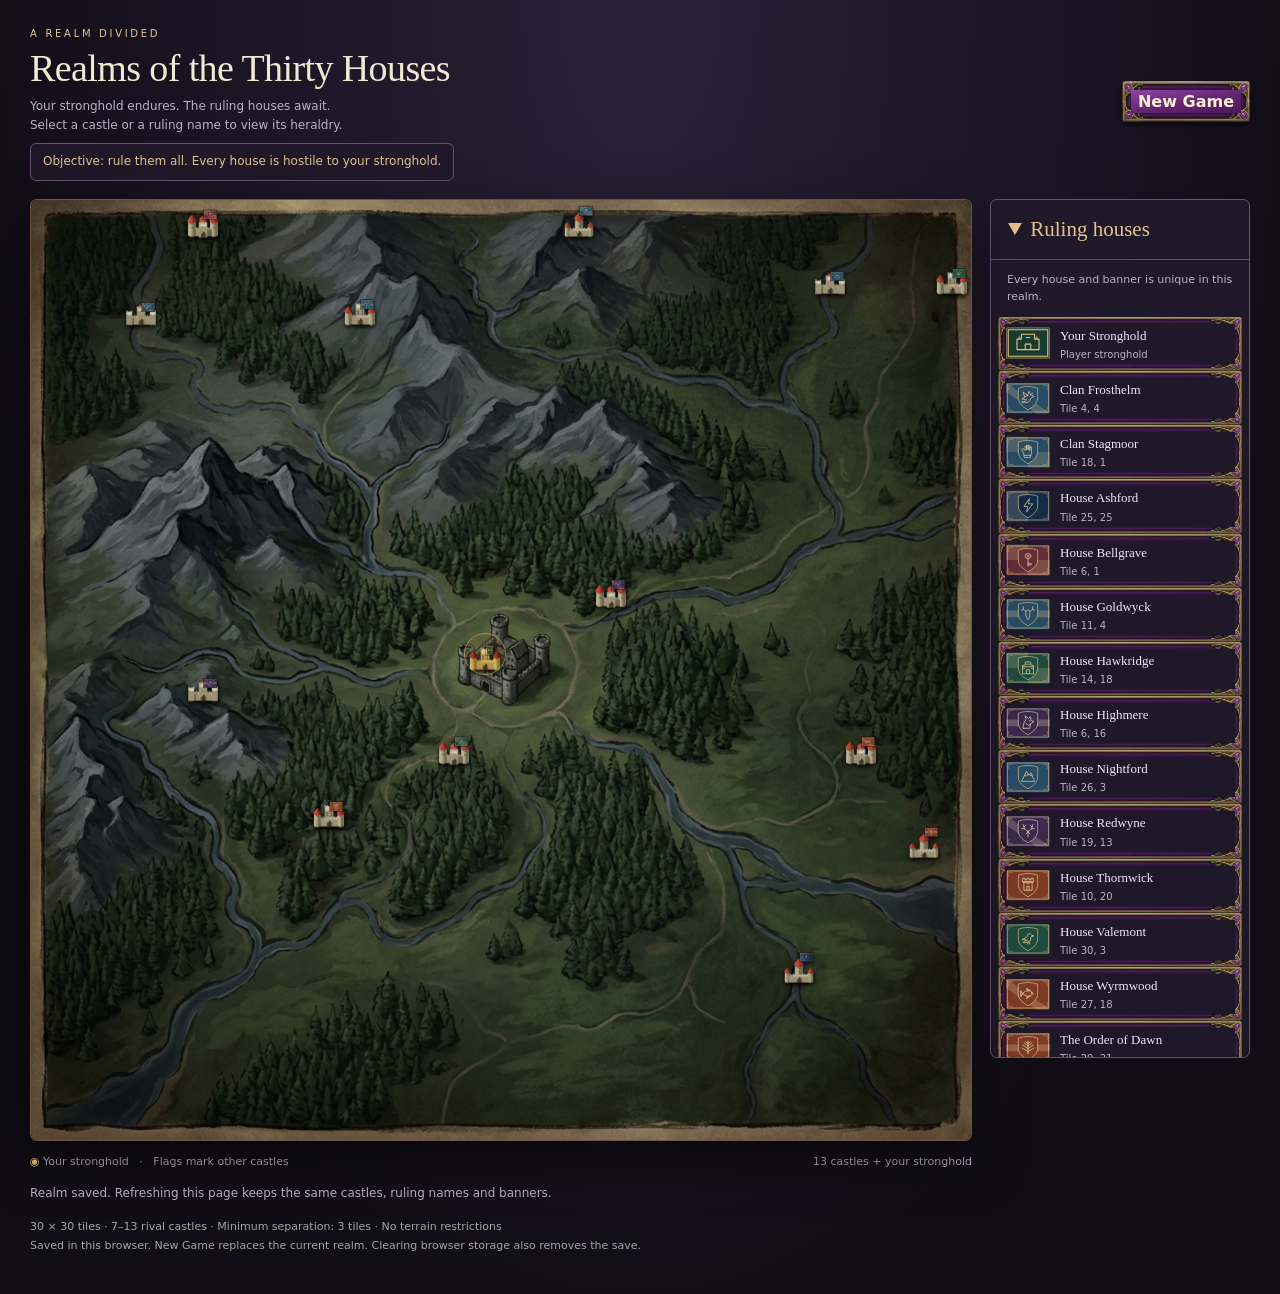
<file: worldmap/index.html>
<!doctype html>
<html lang="en">
<head>
<meta charset="utf-8"><meta name="viewport" content="width=device-width,initial-scale=1">
<title>Realms of the Thirty Houses</title>
<style>
:root{color-scheme:dark;--gold:#dac188;--muted:#b5b2a5;--panel:#1a211f;--line:#ad966a45}*{box-sizing:border-box}body{margin:0;background:radial-gradient(ellipse at top,#24312c,#101615 75%);color:#f2e9d3;font-family:system-ui,-apple-system,sans-serif;padding:22px}button{font:inherit;cursor:pointer}button:focus-visible,summary:focus-visible{outline:3px solid #eed7a4;outline-offset:4px}button:disabled{opacity:.5;cursor:default}.page{max-width:1220px;margin:auto}header{display:flex;align-items:center;justify-content:space-between;gap:18px;margin-bottom:18px}.eyebrow{font-size:10px;letter-spacing:2.7px;text-transform:uppercase;color:var(--gold)}h1{font:clamp(25px,4vw,38px) Georgia,serif;letter-spacing:-.6px;margin:5px 0}header p{font-size:12px;margin:7px 0;color:var(--muted);line-height:1.6}.actions{display:flex;flex-wrap:wrap;gap:9px;align-items:center;justify-content:flex-end}.btn{background:#29382f;border:1px solid #917e53;color:#f2e5c8;padding:10px 15px;border-radius:5px;white-space:nowrap}.btn.primary{background:#cdb079;color:#171e19;font-weight:650}.btn:hover{filter:brightness(1.14)}.layout{display:grid;grid-template-columns:minmax(0,1fr) 260px;gap:18px;align-items:start}.map-column{min-width:0}#map-wrapper{position:relative;width:100%;aspect-ratio:1;border:1px solid #b6a07077;border-radius:7px;overflow:hidden;box-shadow:0 18px 50px #0008;background:#252b25;user-select:none}#map-image{display:block;width:100%;height:100%;object-fit:cover;pointer-events:none}#tile-grid{position:absolute;inset:0;display:grid;grid-template-columns:repeat(30,1fr);grid-template-rows:repeat(30,1fr)}.tile{position:relative;border:1px solid transparent;min-width:0;min-height:0;cursor:crosshair}.tile:hover{background:#ffedba20;border-color:#ffedba66}.tile.selected{border-color:#ffe4a1;background:#ffdb7529;box-shadow:inset 0 0 7px #f6d38588}.castle-button{z-index:2;position:absolute;left:50%;top:50%;transform:translate(-50%,-50%);width:clamp(24px,3.1vw,36px);height:clamp(26px,3.4vw,40px);padding:0;background:none;border:0;border-radius:5px;filter:drop-shadow(0 2px 2px #000e)}.castle-button:hover,.castle-button:focus-visible{z-index:4;filter:drop-shadow(0 0 5px #ffe5aa)}.castle-button svg{display:block;width:100%;height:100%}.castle-button.home{outline:1px solid #edcc7980;background:#d8b85c20;border-radius:50%;width:clamp(25px,3.3vw,40px);height:clamp(25px,3.3vw,40px)}.tile[data-x="0"] .castle-button{left:0;transform:translateY(-50%)}.tile[data-x="29"] .castle-button{left:auto;right:0;transform:translateY(-50%)}.tile[data-y="0"] .castle-button{top:0;transform:translateX(-50%)}.tile[data-y="29"] .castle-button{top:auto;bottom:0;transform:translateX(-50%)}.tile[data-x="0"][data-y="0"] .castle-button,.tile[data-x="0"][data-y="29"] .castle-button,.tile[data-x="29"][data-y="0"] .castle-button,.tile[data-x="29"][data-y="29"] .castle-button{transform:none}.map-footer{display:flex;justify-content:space-between;gap:12px;color:var(--muted);font-size:11px;margin-top:12px;line-height:1.6}.gold{color:#e6c17a}.roster{background:#17211ed9;border:1px solid var(--line);border-radius:7px;overflow:hidden}.roster summary{padding:17px;font:21px Georgia;cursor:pointer;border-bottom:1px solid var(--line);color:#e6d5ae}.roster-intro{font-size:11px;line-height:1.6;padding:0 16px;color:var(--muted)}#roster-list{max-height:690px;overflow:auto;padding:0 7px 8px}.ruler{display:flex;width:100%;align-items:center;gap:10px;padding:10px 8px;background:none;color:#e9e1ce;border:0;border-bottom:1px solid #9e906a22;text-align:left;border-radius:3px}.ruler:hover{background:#d4b26b14}.ruler svg{width:44px;flex:0 0 44px;height:32px}.ruler strong{font:13px Georgia;display:block;line-height:1.4}.ruler small{display:block;font-size:10px;color:#a8b4a9;margin-top:4px}.empty{padding:16px;font-size:12px;color:#bbc4b8;line-height:1.5}#status{font-size:12px;line-height:1.5;color:#c3cdbf;margin:14px 0}#status.warning{color:#ffcf92}.bottom-note{font-size:11px;color:#9ea99c;line-height:1.7;margin:16px 0}.hidden{display:none!important}dialog{width:min(460px,calc(100vw - 28px));max-height:90dvh;overflow:auto;border:1px solid #b6a07088;border-radius:10px;background:linear-gradient(150deg,#28382e,#121b19);color:#eee7d7;padding:26px;box-shadow:0 25px 120px #000c}dialog::backdrop{background:#060d0bcc;backdrop-filter:blur(5px)}.dialog-head{display:flex;align-items:center;justify-content:space-between;gap:12px}.dialog-head .eyebrow{font-size:9px}.close{background:#d0c49a14;border:1px solid #d0c49a44;color:#e9dcba;border-radius:50%;width:34px;height:34px;font-size:24px;line-height:1}.arms-display{margin:18px auto 17px;max-width:255px}.arms-display svg{width:100%;display:block;filter:drop-shadow(0 7px 10px #0008)}h2{font:29px Georgia;line-height:1.2;margin:12px 0 6px;text-wrap:balance}.charge-name{color:#c7b88e;font:14px Georgia;margin:0 0 20px}dl{display:grid;grid-template-columns:1fr 1fr;border-top:1px solid var(--line);margin:20px 0 0;padding:16px 0 0;gap:10px;font-size:12px}dt{color:#b0bbaa}dd{margin:0;text-align:right;color:#eadbb4}.future{border-top:1px solid var(--line);padding-top:17px;margin:20px 0 0;color:#abb6aa;font-size:12px;line-height:1.7}.dialog-actions{display:flex;gap:10px;justify-content:flex-end;margin-top:24px}.confirm-copy{color:#c5cdbf;font-size:14px;line-height:1.7}#image-warning{position:absolute;inset:0;padding:25%;color:#ffd29b;background:#171e1a;text-align:center;font-size:14px;line-height:1.6;pointer-events:none}noscript{display:block;padding:15px;color:#ffcb93}
@media(min-width:1150px){#roster-list{max-height:740px}}@media(max-width:800px){body{padding:12px}.layout{grid-template-columns:1fr}.roster{margin-top:3px}#roster-list{max-height:340px;display:grid;grid-template-columns:1fr 1fr}header{align-items:flex-start}header p{max-width:310px}.actions{max-width:165px}.btn{font-size:12px;padding:9px 11px}.map-footer{font-size:10px}}@media(max-width:420px){header{display:block}.actions{max-width:none;justify-content:flex-start;margin-top:13px}h1{font-size:28px}#roster-list{grid-template-columns:1fr 1fr}.ruler{gap:6px}.ruler svg{width:30px;flex-basis:30px}.ruler strong{font-size:12px}dialog{padding:20px}}
html.embed body{padding:10px}html.embed header p,html.embed .bottom-note{display:none}html.embed header .objective{display:block}html.embed header{margin-bottom:8px}html.embed h1{font-size:22px;margin:2px 0}html.embed .layout{grid-template-columns:minmax(0,1fr) 220px}html.embed #roster-list{max-height:58vh}@media(max-width:800px){html.embed .layout{grid-template-columns:1fr}}
html.embed #new-game,html.embed #new-game-dialog{display:none!important}.relation{display:inline-block;margin:0 0 14px;padding:3px 10px;border:1px solid #c0584f;border-radius:12px;color:#ffb3a8;font-size:11px;letter-spacing:1px;text-transform:uppercase}.foe-actions{display:grid;gap:8px;margin-top:18px}.foe-actions .btn{width:100%}.foe-note{font-size:11px;color:#a9b3a8;margin:6px 0 0;line-height:1.5}.objective{border:1px solid var(--line);border-radius:6px;padding:8px 12px;margin:8px 0 0;font-size:12px;color:#e6d5ae;background:#17211e99}

/* Match the game's plum and gold theme */
:root{--gold:#e2c28d;--muted:#bdb0c7;--panel:#201a2b;--line:#65536e}
body{background:radial-gradient(ellipse at top,#2c2038,#100d16 75%)!important}
.btn{background:linear-gradient(165deg,#55305f,#2c193b 55%,#1a1027)!important;border:1px solid #b38b55!important;color:#f8e7d1!important;border-radius:7px!important;box-shadow:inset 0 1px #f3c9ff35,0 3px 5px #0008}
.btn.primary{background:linear-gradient(170deg,#c984e5,#8a409d 20%,#61236f 55%,#3e164e)!important;color:#fff0d2!important;border-color:#e0ba77!important;font-weight:650}
.btn:hover:not(:disabled){filter:brightness(1.15)}
#map-wrapper{border-color:#b38b5588!important;background:#1a1424!important}
.roster{background:#201a2bd9!important;border-color:#65536e!important}.roster summary{color:#e2c28d!important;border-bottom-color:#65536e!important}
.ruler{color:#f1e6f6!important}.ruler:hover{background:#b28cda1c!important}.ruler small,.roster-intro,.map-footer,#status{color:#bdb0c7!important}
dialog{background:linear-gradient(150deg,#33243f,#14101c)!important;border-color:#b38b5599!important;color:#f1e6f6!important}
dialog::backdrop{background:#0a0710cc!important}
.close{background:#b28cda18!important;border-color:#b28cda55!important;color:#e2c28d!important}
.charge-name,dd{color:#e2c28d!important}dt{color:#bdb0c7!important}
.objective{background:#201a2bcc!important;border-color:#65536e!important;color:#e2c28d!important}
.tile:hover{background:#e2c28d22!important;border-color:#e2c28d77!important}

#back-home{display:none}
html.embed{height:100%}html.embed body{padding:8px 12px;min-height:100%}html.embed .page{max-width:none}
html.embed #back-home{display:inline-block}
html.embed header .eyebrow,html.embed header h1,html.embed header p:not(.objective),html.embed .roster,html.embed .map-footer,html.embed #status,html.embed .bottom-note{display:none!important}
html.embed header{margin:0 0 8px;align-items:center;gap:12px}html.embed header>div:first-child{display:flex;align-items:center;gap:14px;flex-wrap:wrap}
html.embed header .objective{margin:0}
html.embed .layout{display:block}
html.embed #map-wrapper{width:min(100%,calc(100dvh - 78px));margin:0 auto}
html.embed .castle-button{width:clamp(40px,6vw,76px);height:clamp(48px,7.2vw,91px);left:50%;top:auto;bottom:-4px;transform:translateX(-50%)}
html.embed .castle-button.home{outline:none;background:none;border-radius:5px;width:clamp(44px,6.6vw,84px);height:clamp(53px,7.9vw,101px)}
html.embed .tile[data-x="0"] .castle-button{left:0;transform:none}
html.embed .tile[data-x="29"] .castle-button{left:auto;right:0;transform:none}
html.embed .tile[data-y="0"] .castle-button,html.embed .tile[data-y="1"] .castle-button{top:0;bottom:auto}

.zbtn{display:none}html.embed .zbtn{display:inline-block}
html.embed #map-wrapper{touch-action:none;cursor:grab}html.embed #map-wrapper.panning{cursor:grabbing}
#map-stage{position:absolute;inset:0;transform-origin:0 0;will-change:transform}

.wm-flag{transform-box:fill-box;transform-origin:0 0;animation:wmWave 3.6s ease-in-out infinite}
@keyframes wmWave{0%,100%{transform:skewY(-2.5deg) scaleX(1)}50%{transform:skewY(3deg) scaleX(.94)}}
@media(prefers-reduced-motion:reduce){.wm-flag{animation:none}}html.nomotion .wm-flag{animation:none}

.dungeon-marker{--tier:#9bd6aa;display:grid;justify-items:center;align-content:center;gap:1px;color:var(--tier);padding:0;min-width:34px!important}
.dungeon-marker[data-tier="medium"]{--tier:#ffd278}
.dungeon-marker[data-tier="high"]{--tier:#ffa3a3}
.dungeon-marker svg{width:26px!important;height:27px!important;filter:drop-shadow(0 1px 2px #000)}
.dungeon-marker span{border:1px solid currentColor;border-radius:4px;background:#141211;line-height:1.2;font-weight:750;font-size:9px;padding:0 3px}
.dungeon-marker.sealed svg{filter:grayscale(.8)}
.dungeon-emblem{width:42px;height:42px;color:#e2bc7f}
</style>
<link rel="stylesheet" href="../button-frames.css?v=phase3"></head>
<body><script>if(/[?&]embed=1/.test(location.search))document.documentElement.classList.add("embed");try{if(JSON.parse(localStorage.getItem("stronghold-architect-settings")||"{}").reduceMotion)document.documentElement.classList.add("nomotion")}catch(e){}</script><main class="page">
<header><div><button id="back-home" class="btn primary" type="button">← Back to stronghold</button><span class="eyebrow">A realm divided</span><h1>Realms of the Thirty Houses</h1><p>Your stronghold endures. The ruling houses await.<br>Select a castle or a ruling name to view its heraldry.</p><p class="objective">Objective: rule them all. Every house is hostile to your stronghold.</p></div><div class="actions"><button id="zoom-out" class="btn zbtn" type="button" aria-label="Zoom out">−</button><button id="zoom-in" class="btn zbtn" type="button" aria-label="Zoom in">+</button><button id="zoom-reset" class="btn zbtn" type="button">Reset view</button><button id="new-game" class="btn primary">New Game</button></div></header>
<div class="layout"><section class="map-column" aria-label="World map"><div id="map-wrapper"><img id="map-image" src="world-map.png" alt="Medieval fantasy world with mountains, forests, rivers and a central stronghold"><div id="image-warning" class="hidden">The map image could not load. Keep world-map.png in the same folder as this HTML file.</div><div id="tile-grid" role="group" aria-label="30 by 30 interactive world map"></div></div><div class="map-footer"><span><span class="gold">◉</span> Your stronghold &nbsp; · &nbsp; Flags mark other castles</span><span id="count-label">Preparing realm…</span></div></section>
<details class="roster" open><summary>Ruling houses</summary><p class="roster-intro">Every house and banner is unique in this realm.</p><div id="roster-list"></div></details></div>
<p id="status" role="status" aria-live="polite"></p><p class="bottom-note">30 × 30 tiles · 7–13 rival castles · Minimum separation: 3 tiles · No terrain restrictions<br>Saved in this browser. New Game replaces the current realm. Clearing browser storage also removes the save.</p><noscript>Enable JavaScript to generate castles, save your realm and open castle details.</noscript>
</main>
<dialog id="castle-dialog" aria-labelledby="castle-name"><div class="dialog-head"><span class="eyebrow" id="castle-kind">Ruling house</span><button class="close" id="close-details" aria-label="Close castle details">×</button></div><div id="castle-arms" class="arms-display"></div><h2 id="castle-name"></h2><p id="charge-name" class="charge-name"></p><dl><dt>Tile location</dt><dd id="castle-location"></dd><dt>Castle type</dt><dd id="castle-type"></dd></dl><div id="castle-extra"></div></dialog>
<dialog id="new-game-dialog" aria-labelledby="new-game-title"><div class="eyebrow">A new realm</div><h2 id="new-game-title">Begin a new game?</h2><p class="confirm-copy">This replaces your saved castle layout, ruling names and coats of arms. Your central stronghold stays in place.</p><div class="dialog-actions"><button id="cancel-new" class="btn" autofocus>Keep current realm</button><button id="confirm-new" class="btn primary">Start New Game</button></div></dialog>
<script src="../three.min.js?v=20261117c"></script><script src="../banner.js?v=20261117c"></script><script src="../banner3d.js?v=20261117c"></script><script src="../castle3d.js?v=20261117c"></script>
<script>
const RULING_NAMES = ["House Ashford", "House Blackthorn", "House Ravenshield", "House Ironwood", "House Valemont", "House Greywatch", "House Thornwick", "House Stormholt", "House Fairbourne", "House Embercrest", "House Wintermere", "House Goldwyck", "House Dunraven", "House Highmere", "House Redwyne", "House Stonehart", "House Wyrmwood", "House Silverbrook", "House Oakenshield", "House Nightford", "Clan Frosthelm", "Clan Wolfhearth", "Clan Stagmoor", "Clan Brackenfell", "House Kingsward", "House Bellgrave", "House Whitestone", "House Hawkridge", "The Iron Covenant", "The Order of Dawn"];
const ARMS_POOL = [{"id": "arms-01", "name": "Ash Tree", "field": "#652d38", "tincture": "#f3dc91", "file": "flags/arms-01.svg", "svg": "<svg xmlns=\"http://www.w3.org/2000/svg\" viewBox=\"0 0 160 112\" role=\"img\" aria-label=\"Ash Tree coat of arms flag\"><rect x=\"1\" y=\"1\" width=\"158\" height=\"110\" rx=\"3\" fill=\"#652d38\"/><path d=\"M5 5H155V107H5Z\" fill=\"none\" stroke=\"#f3dc91\" stroke-width=\"2\"/><path d=\"M45 20Q80 8 115 20V60Q112 82 80 99Q48 82 45 60Z\" fill=\"#652d38\" stroke=\"#f3dc91\" stroke-width=\"2\"/><g transform=\"translate(80 54) scale(.83)\" fill=\"none\" stroke=\"#f3dc91\" stroke-width=\"3\" stroke-linecap=\"round\" stroke-linejoin=\"round\"><path d=\"M0 21V-22M0-9L-15-21M0-2L17-18M0 8L-19-3M0 11L18 0M-10 23H10\"/></g><path d=\"M10 11H26M10 11V27M150 11H134M150 11V27M10 101H26M10 101V85M150 101H134M150 101V85\" fill=\"none\" stroke=\"#f3dc91\" stroke-width=\"1\"/></svg>"}, {"id": "arms-02", "name": "Thorn Rose", "field": "#142a45", "tincture": "#e9d9b0", "file": "flags/arms-02.svg", "svg": "<svg xmlns=\"http://www.w3.org/2000/svg\" viewBox=\"0 0 160 112\" role=\"img\" aria-label=\"Thorn Rose coat of arms flag\"><rect x=\"1\" y=\"1\" width=\"158\" height=\"110\" rx=\"3\" fill=\"#142a45\"/><path d=\"M5 5H155V107H5Z\" fill=\"none\" stroke=\"#e9d9b0\" stroke-width=\"2\"/><path d=\"M45 20Q80 8 115 20V60Q112 82 80 99Q48 82 45 60Z\" fill=\"#142a45\" stroke=\"#e9d9b0\" stroke-width=\"2\"/><g transform=\"translate(80 54) scale(.83)\" fill=\"none\" stroke=\"#e9d9b0\" stroke-width=\"3\" stroke-linecap=\"round\" stroke-linejoin=\"round\"><path d=\"M0-23L8-10 22-12 15 1 21 15 6 15 0 27-7 15-22 15-15 1-22-12-8-10Z\"/><circle r=\"7\"/></g><path d=\"M10 11H26M10 11V27M150 11H134M150 11V27M10 101H26M10 101V85M150 101H134M150 101V85\" fill=\"none\" stroke=\"#e9d9b0\" stroke-width=\"1\"/></svg>"}, {"id": "arms-03", "name": "Raven", "field": "#214a3e", "tincture": "#ecd99a", "file": "flags/arms-03.svg", "svg": "<svg xmlns=\"http://www.w3.org/2000/svg\" viewBox=\"0 0 160 112\" role=\"img\" aria-label=\"Raven coat of arms flag\"><rect x=\"1\" y=\"1\" width=\"158\" height=\"110\" rx=\"3\" fill=\"#214a3e\"/><path d=\"M5 5H155V107H5Z\" fill=\"none\" stroke=\"#ecd99a\" stroke-width=\"2\"/><path d=\"M45 20Q80 8 115 20V60Q112 82 80 99Q48 82 45 60Z\" fill=\"#214a3e\" stroke=\"#ecd99a\" stroke-width=\"2\"/><g transform=\"translate(80 54) scale(.83)\" fill=\"none\" stroke=\"#ecd99a\" stroke-width=\"3\" stroke-linecap=\"round\" stroke-linejoin=\"round\"><path d=\"M-24 4L-6-5-1-18 9-22 17-14 26-11 13-7 11 9-4 18-22 18-10 7Z\"/><path d=\"M-1 7L-10 11M7 17V25M1 17L-2 25\"/></g><path d=\"M10 11H26M10 11V27M150 11H134M150 11V27M10 101H26M10 101V85M150 101H134M150 101V85\" fill=\"none\" stroke=\"#ecd99a\" stroke-width=\"1\"/></svg>"}, {"id": "arms-04", "name": "Crossed Swords", "field": "#3a2a4b", "tincture": "#f3e0ba", "file": "flags/arms-04.svg", "svg": "<svg xmlns=\"http://www.w3.org/2000/svg\" viewBox=\"0 0 160 112\" role=\"img\" aria-label=\"Crossed Swords coat of arms flag\"><rect x=\"1\" y=\"1\" width=\"158\" height=\"110\" rx=\"3\" fill=\"#3a2a4b\"/><path d=\"M5 5H155V107H5Z\" fill=\"none\" stroke=\"#f3e0ba\" stroke-width=\"2\"/><path d=\"M45 20Q80 8 115 20V60Q112 82 80 99Q48 82 45 60Z\" fill=\"#3a2a4b\" stroke=\"#f3e0ba\" stroke-width=\"2\"/><g transform=\"translate(80 54) scale(.83)\" fill=\"none\" stroke=\"#f3e0ba\" stroke-width=\"3\" stroke-linecap=\"round\" stroke-linejoin=\"round\"><path d=\"M-20-25L18 16M-22-14L-12-24M10 21L23 9M18 16L25 24M20-25L-18 16M22-14L12-24M-10 21L-23 9M-18 16L-25 24\"/></g><path d=\"M10 11H26M10 11V27M150 11H134M150 11V27M10 101H26M10 101V85M150 101H134M150 101V85\" fill=\"none\" stroke=\"#f3e0ba\" stroke-width=\"1\"/></svg>"}, {"id": "arms-05", "name": "Mountain", "field": "#294c65", "tincture": "#f1d492", "file": "flags/arms-05.svg", "svg": "<svg xmlns=\"http://www.w3.org/2000/svg\" viewBox=\"0 0 160 112\" role=\"img\" aria-label=\"Mountain coat of arms flag\"><rect x=\"1\" y=\"1\" width=\"158\" height=\"110\" rx=\"3\" fill=\"#294c65\"/><path d=\"M5 5H155V107H5Z\" fill=\"none\" stroke=\"#f1d492\" stroke-width=\"2\"/><path d=\"M45 20Q80 8 115 20V60Q112 82 80 99Q48 82 45 60Z\" fill=\"#294c65\" stroke=\"#f1d492\" stroke-width=\"2\"/><g transform=\"translate(80 54) scale(.83)\" fill=\"none\" stroke=\"#f1d492\" stroke-width=\"3\" stroke-linecap=\"round\" stroke-linejoin=\"round\"><path d=\"M-27 20L-6-23 4-5 13-16 28 20ZM-14-7L-6-2 0-10M8-6L14-3 18-8\"/></g><path d=\"M10 11H26M10 11V27M150 11H134M150 11V27M10 101H26M10 101V85M150 101H134M150 101V85\" fill=\"none\" stroke=\"#f1d492\" stroke-width=\"1\"/></svg>"}, {"id": "arms-06", "name": "Watchtower", "field": "#7c3b25", "tincture": "#f3e0b6", "file": "flags/arms-06.svg", "svg": "<svg xmlns=\"http://www.w3.org/2000/svg\" viewBox=\"0 0 160 112\" role=\"img\" aria-label=\"Watchtower coat of arms flag\"><rect x=\"1\" y=\"1\" width=\"158\" height=\"110\" rx=\"3\" fill=\"#7c3b25\"/><path d=\"M5 5H155V107H5Z\" fill=\"none\" stroke=\"#f3e0b6\" stroke-width=\"2\"/><path d=\"M45 20Q80 8 115 20V60Q112 82 80 99Q48 82 45 60Z\" fill=\"#7c3b25\" stroke=\"#f3e0b6\" stroke-width=\"2\"/><g transform=\"translate(80 54) scale(.83)\" fill=\"none\" stroke=\"#f3e0b6\" stroke-width=\"3\" stroke-linecap=\"round\" stroke-linejoin=\"round\"><path d=\"M-18 24V-12H18V24ZM-23-12V-27H-13V-20H-5V-27H5V-20H13V-27H23V-12ZM-5 24V8H5V24M-5-5H5\"/></g><path d=\"M10 11H26M10 11V27M150 11H134M150 11V27M10 101H26M10 101V85M150 101H134M150 101V85\" fill=\"none\" stroke=\"#f3e0b6\" stroke-width=\"1\"/></svg>"}, {"id": "arms-07", "name": "Thorn Crown", "field": "#652d38", "tincture": "#f3dc91", "file": "flags/arms-07.svg", "svg": "<svg xmlns=\"http://www.w3.org/2000/svg\" viewBox=\"0 0 160 112\" role=\"img\" aria-label=\"Thorn Crown coat of arms flag\"><rect x=\"1\" y=\"1\" width=\"158\" height=\"110\" rx=\"3\" fill=\"#652d38\"/><path d=\"M0 0H80V112H0Z\" fill=\"#f3dc91\" opacity=\".18\"/><path d=\"M5 5H155V107H5Z\" fill=\"none\" stroke=\"#f3dc91\" stroke-width=\"2\"/><path d=\"M45 20Q80 8 115 20V60Q112 82 80 99Q48 82 45 60Z\" fill=\"#652d38\" stroke=\"#f3dc91\" stroke-width=\"2\"/><g transform=\"translate(80 54) scale(.83)\" fill=\"none\" stroke=\"#f3dc91\" stroke-width=\"3\" stroke-linecap=\"round\" stroke-linejoin=\"round\"><path d=\"M-25-10L-17 15H17L25-10 10 0 0-21-10 0ZM-17 23H17\"/></g><path d=\"M10 11H26M10 11V27M150 11H134M150 11V27M10 101H26M10 101V85M150 101H134M150 101V85\" fill=\"none\" stroke=\"#f3dc91\" stroke-width=\"1\"/></svg>"}, {"id": "arms-08", "name": "Storm Bolt", "field": "#142a45", "tincture": "#e9d9b0", "file": "flags/arms-08.svg", "svg": "<svg xmlns=\"http://www.w3.org/2000/svg\" viewBox=\"0 0 160 112\" role=\"img\" aria-label=\"Storm Bolt coat of arms flag\"><rect x=\"1\" y=\"1\" width=\"158\" height=\"110\" rx=\"3\" fill=\"#142a45\"/><path d=\"M0 0H80V112H0Z\" fill=\"#e9d9b0\" opacity=\".18\"/><path d=\"M5 5H155V107H5Z\" fill=\"none\" stroke=\"#e9d9b0\" stroke-width=\"2\"/><path d=\"M45 20Q80 8 115 20V60Q112 82 80 99Q48 82 45 60Z\" fill=\"#142a45\" stroke=\"#e9d9b0\" stroke-width=\"2\"/><g transform=\"translate(80 54) scale(.83)\" fill=\"none\" stroke=\"#e9d9b0\" stroke-width=\"3\" stroke-linecap=\"round\" stroke-linejoin=\"round\"><path d=\"M5-28L-18 4H-1L-6 29 21-7H4Z\"/></g><path d=\"M10 11H26M10 11V27M150 11H134M150 11V27M10 101H26M10 101V85M150 101H134M150 101V85\" fill=\"none\" stroke=\"#e9d9b0\" stroke-width=\"1\"/></svg>"}, {"id": "arms-09", "name": "River Waves", "field": "#214a3e", "tincture": "#ecd99a", "file": "flags/arms-09.svg", "svg": "<svg xmlns=\"http://www.w3.org/2000/svg\" viewBox=\"0 0 160 112\" role=\"img\" aria-label=\"River Waves coat of arms flag\"><rect x=\"1\" y=\"1\" width=\"158\" height=\"110\" rx=\"3\" fill=\"#214a3e\"/><path d=\"M0 0H80V112H0Z\" fill=\"#ecd99a\" opacity=\".18\"/><path d=\"M5 5H155V107H5Z\" fill=\"none\" stroke=\"#ecd99a\" stroke-width=\"2\"/><path d=\"M45 20Q80 8 115 20V60Q112 82 80 99Q48 82 45 60Z\" fill=\"#214a3e\" stroke=\"#ecd99a\" stroke-width=\"2\"/><g transform=\"translate(80 54) scale(.83)\" fill=\"none\" stroke=\"#ecd99a\" stroke-width=\"3\" stroke-linecap=\"round\" stroke-linejoin=\"round\"><path d=\"M-27-15Q-18-25-9-15T9-15T27-15M-27 1Q-18-9-9 1T9 1T27 1M-27 17Q-18 7-9 17T9 17T27 17\"/></g><path d=\"M10 11H26M10 11V27M150 11H134M150 11V27M10 101H26M10 101V85M150 101H134M150 101V85\" fill=\"none\" stroke=\"#ecd99a\" stroke-width=\"1\"/></svg>"}, {"id": "arms-10", "name": "Sacred Flame", "field": "#3a2a4b", "tincture": "#f3e0ba", "file": "flags/arms-10.svg", "svg": "<svg xmlns=\"http://www.w3.org/2000/svg\" viewBox=\"0 0 160 112\" role=\"img\" aria-label=\"Sacred Flame coat of arms flag\"><rect x=\"1\" y=\"1\" width=\"158\" height=\"110\" rx=\"3\" fill=\"#3a2a4b\"/><path d=\"M0 0H80V112H0Z\" fill=\"#f3e0ba\" opacity=\".18\"/><path d=\"M5 5H155V107H5Z\" fill=\"none\" stroke=\"#f3e0ba\" stroke-width=\"2\"/><path d=\"M45 20Q80 8 115 20V60Q112 82 80 99Q48 82 45 60Z\" fill=\"#3a2a4b\" stroke=\"#f3e0ba\" stroke-width=\"2\"/><g transform=\"translate(80 54) scale(.83)\" fill=\"none\" stroke=\"#f3e0ba\" stroke-width=\"3\" stroke-linecap=\"round\" stroke-linejoin=\"round\"><path d=\"M-17 17Q-31-2-10-17Q-13-2-3-8Q-5-25 10-30Q3-10 17-10Q37 14 14 25H-12ZM-6 24Q-17 13 2 0Q-2 15 10 18L6 26\"/></g><path d=\"M10 11H26M10 11V27M150 11H134M150 11V27M10 101H26M10 101V85M150 101H134M150 101V85\" fill=\"none\" stroke=\"#f3e0ba\" stroke-width=\"1\"/></svg>"}, {"id": "arms-11", "name": "Winter Snowflake", "field": "#294c65", "tincture": "#f1d492", "file": "flags/arms-11.svg", "svg": "<svg xmlns=\"http://www.w3.org/2000/svg\" viewBox=\"0 0 160 112\" role=\"img\" aria-label=\"Winter Snowflake coat of arms flag\"><rect x=\"1\" y=\"1\" width=\"158\" height=\"110\" rx=\"3\" fill=\"#294c65\"/><path d=\"M0 0H80V112H0Z\" fill=\"#f1d492\" opacity=\".18\"/><path d=\"M5 5H155V107H5Z\" fill=\"none\" stroke=\"#f1d492\" stroke-width=\"2\"/><path d=\"M45 20Q80 8 115 20V60Q112 82 80 99Q48 82 45 60Z\" fill=\"#294c65\" stroke=\"#f1d492\" stroke-width=\"2\"/><g transform=\"translate(80 54) scale(.83)\" fill=\"none\" stroke=\"#f1d492\" stroke-width=\"3\" stroke-linecap=\"round\" stroke-linejoin=\"round\"><path d=\"M0-27V27M-23-14L23 14M-23 14L23-14M-7-21L0-14 7-21M-7 21L0 14 7 21M-23-5L-13-7-16-17M23 5L13 7 16 17M-23 5L-13 7-16 17M23-5L13-7 16-17\"/></g><path d=\"M10 11H26M10 11V27M150 11H134M150 11V27M10 101H26M10 101V85M150 101H134M150 101V85\" fill=\"none\" stroke=\"#f1d492\" stroke-width=\"1\"/></svg>"}, {"id": "arms-12", "name": "Royal Lion", "field": "#7c3b25", "tincture": "#f3e0b6", "file": "flags/arms-12.svg", "svg": "<svg xmlns=\"http://www.w3.org/2000/svg\" viewBox=\"0 0 160 112\" role=\"img\" aria-label=\"Royal Lion coat of arms flag\"><rect x=\"1\" y=\"1\" width=\"158\" height=\"110\" rx=\"3\" fill=\"#7c3b25\"/><path d=\"M0 0H80V112H0Z\" fill=\"#f3e0b6\" opacity=\".18\"/><path d=\"M5 5H155V107H5Z\" fill=\"none\" stroke=\"#f3e0b6\" stroke-width=\"2\"/><path d=\"M45 20Q80 8 115 20V60Q112 82 80 99Q48 82 45 60Z\" fill=\"#7c3b25\" stroke=\"#f3e0b6\" stroke-width=\"2\"/><g transform=\"translate(80 54) scale(.83)\" fill=\"none\" stroke=\"#f3e0b6\" stroke-width=\"3\" stroke-linecap=\"round\" stroke-linejoin=\"round\"><path d=\"M-22 22L-12 8-15-5-3-15 6-26 20-20 23-8 12-1 9 12 20 22H9L0 10-7 15-7 25H-22M-15-5Q-34-18-26-28M11-15H14\"/></g><path d=\"M10 11H26M10 11V27M150 11H134M150 11V27M10 101H26M10 101V85M150 101H134M150 101V85\" fill=\"none\" stroke=\"#f3e0b6\" stroke-width=\"1\"/></svg>"}, {"id": "arms-13", "name": "Crescent Moon", "field": "#652d38", "tincture": "#f3dc91", "file": "flags/arms-13.svg", "svg": "<svg xmlns=\"http://www.w3.org/2000/svg\" viewBox=\"0 0 160 112\" role=\"img\" aria-label=\"Crescent Moon coat of arms flag\"><rect x=\"1\" y=\"1\" width=\"158\" height=\"110\" rx=\"3\" fill=\"#652d38\"/><path d=\"M0 0L160 112H112L0 34Z\" fill=\"#f3dc91\" opacity=\".22\"/><path d=\"M5 5H155V107H5Z\" fill=\"none\" stroke=\"#f3dc91\" stroke-width=\"2\"/><path d=\"M45 20Q80 8 115 20V60Q112 82 80 99Q48 82 45 60Z\" fill=\"#652d38\" stroke=\"#f3dc91\" stroke-width=\"2\"/><g transform=\"translate(80 54) scale(.83)\" fill=\"none\" stroke=\"#f3dc91\" stroke-width=\"3\" stroke-linecap=\"round\" stroke-linejoin=\"round\"><path d=\"M12-27A29 29 0 1 0 17 26Q-18 13 12-27Z\"/></g><path d=\"M10 11H26M10 11V27M150 11H134M150 11V27M10 101H26M10 101V85M150 101H134M150 101V85\" fill=\"none\" stroke=\"#f3dc91\" stroke-width=\"1\"/></svg>"}, {"id": "arms-14", "name": "Heron", "field": "#142a45", "tincture": "#e9d9b0", "file": "flags/arms-14.svg", "svg": "<svg xmlns=\"http://www.w3.org/2000/svg\" viewBox=\"0 0 160 112\" role=\"img\" aria-label=\"Heron coat of arms flag\"><rect x=\"1\" y=\"1\" width=\"158\" height=\"110\" rx=\"3\" fill=\"#142a45\"/><path d=\"M0 0L160 112H112L0 34Z\" fill=\"#e9d9b0\" opacity=\".22\"/><path d=\"M5 5H155V107H5Z\" fill=\"none\" stroke=\"#e9d9b0\" stroke-width=\"2\"/><path d=\"M45 20Q80 8 115 20V60Q112 82 80 99Q48 82 45 60Z\" fill=\"#142a45\" stroke=\"#e9d9b0\" stroke-width=\"2\"/><g transform=\"translate(80 54) scale(.83)\" fill=\"none\" stroke=\"#e9d9b0\" stroke-width=\"3\" stroke-linecap=\"round\" stroke-linejoin=\"round\"><path d=\"M-23 10Q-1 16 8-7Q14-15 7-22L21-21 10-15 17 1 10 13-2 18-23 10ZM-3 18V29M5 17L10 29M-19 10L0 3\"/></g><path d=\"M10 11H26M10 11V27M150 11H134M150 11V27M10 101H26M10 101V85M150 101H134M150 101V85\" fill=\"none\" stroke=\"#e9d9b0\" stroke-width=\"1\"/></svg>"}, {"id": "arms-15", "name": "Wine Chalice", "field": "#214a3e", "tincture": "#ecd99a", "file": "flags/arms-15.svg", "svg": "<svg xmlns=\"http://www.w3.org/2000/svg\" viewBox=\"0 0 160 112\" role=\"img\" aria-label=\"Wine Chalice coat of arms flag\"><rect x=\"1\" y=\"1\" width=\"158\" height=\"110\" rx=\"3\" fill=\"#214a3e\"/><path d=\"M0 0L160 112H112L0 34Z\" fill=\"#ecd99a\" opacity=\".22\"/><path d=\"M5 5H155V107H5Z\" fill=\"none\" stroke=\"#ecd99a\" stroke-width=\"2\"/><path d=\"M45 20Q80 8 115 20V60Q112 82 80 99Q48 82 45 60Z\" fill=\"#214a3e\" stroke=\"#ecd99a\" stroke-width=\"2\"/><g transform=\"translate(80 54) scale(.83)\" fill=\"none\" stroke=\"#ecd99a\" stroke-width=\"3\" stroke-linecap=\"round\" stroke-linejoin=\"round\"><path d=\"M-18-25H18L14-3Q0 15-14-3ZM0 8V25M-15 27H15M-15-13H15\"/></g><path d=\"M10 11H26M10 11V27M150 11H134M150 11V27M10 101H26M10 101V85M150 101H134M150 101V85\" fill=\"none\" stroke=\"#ecd99a\" stroke-width=\"1\"/></svg>"}, {"id": "arms-16", "name": "Stag Antlers", "field": "#3a2a4b", "tincture": "#f3e0ba", "file": "flags/arms-16.svg", "svg": "<svg xmlns=\"http://www.w3.org/2000/svg\" viewBox=\"0 0 160 112\" role=\"img\" aria-label=\"Stag Antlers coat of arms flag\"><rect x=\"1\" y=\"1\" width=\"158\" height=\"110\" rx=\"3\" fill=\"#3a2a4b\"/><path d=\"M0 0L160 112H112L0 34Z\" fill=\"#f3e0ba\" opacity=\".22\"/><path d=\"M5 5H155V107H5Z\" fill=\"none\" stroke=\"#f3e0ba\" stroke-width=\"2\"/><path d=\"M45 20Q80 8 115 20V60Q112 82 80 99Q48 82 45 60Z\" fill=\"#3a2a4b\" stroke=\"#f3e0ba\" stroke-width=\"2\"/><g transform=\"translate(80 54) scale(.83)\" fill=\"none\" stroke=\"#f3e0ba\" stroke-width=\"3\" stroke-linecap=\"round\" stroke-linejoin=\"round\"><path d=\"M0 28V2M0 5L-15-7-21-26M-15-7L-28-9M-18-16L-9-23M0 5L15-7 21-26M15-7L28-9M18-16L9-23M-8 15L0 5 8 15\"/></g><path d=\"M10 11H26M10 11V27M150 11H134M150 11V27M10 101H26M10 101V85M150 101H134M150 101V85\" fill=\"none\" stroke=\"#f3e0ba\" stroke-width=\"1\"/></svg>"}, {"id": "arms-17", "name": "Winged Wyrm", "field": "#294c65", "tincture": "#f1d492", "file": "flags/arms-17.svg", "svg": "<svg xmlns=\"http://www.w3.org/2000/svg\" viewBox=\"0 0 160 112\" role=\"img\" aria-label=\"Winged Wyrm coat of arms flag\"><rect x=\"1\" y=\"1\" width=\"158\" height=\"110\" rx=\"3\" fill=\"#294c65\"/><path d=\"M0 0L160 112H112L0 34Z\" fill=\"#f1d492\" opacity=\".22\"/><path d=\"M5 5H155V107H5Z\" fill=\"none\" stroke=\"#f1d492\" stroke-width=\"2\"/><path d=\"M45 20Q80 8 115 20V60Q112 82 80 99Q48 82 45 60Z\" fill=\"#294c65\" stroke=\"#f1d492\" stroke-width=\"2\"/><g transform=\"translate(80 54) scale(.83)\" fill=\"none\" stroke=\"#f1d492\" stroke-width=\"3\" stroke-linecap=\"round\" stroke-linejoin=\"round\"><path d=\"M-26 20Q8 30 12 4L27-5 12-12 5-27-1-9-22-24-15-2-27 7-7 9Q-8 20-26 20ZM12-12L20-18M-1-9L-15-2\"/></g><path d=\"M10 11H26M10 11V27M150 11H134M150 11V27M10 101H26M10 101V85M150 101H134M150 101V85\" fill=\"none\" stroke=\"#f1d492\" stroke-width=\"1\"/></svg>"}, {"id": "arms-18", "name": "Silver Fish", "field": "#7c3b25", "tincture": "#f3e0b6", "file": "flags/arms-18.svg", "svg": "<svg xmlns=\"http://www.w3.org/2000/svg\" viewBox=\"0 0 160 112\" role=\"img\" aria-label=\"Silver Fish coat of arms flag\"><rect x=\"1\" y=\"1\" width=\"158\" height=\"110\" rx=\"3\" fill=\"#7c3b25\"/><path d=\"M0 0L160 112H112L0 34Z\" fill=\"#f3e0b6\" opacity=\".22\"/><path d=\"M5 5H155V107H5Z\" fill=\"none\" stroke=\"#f3e0b6\" stroke-width=\"2\"/><path d=\"M45 20Q80 8 115 20V60Q112 82 80 99Q48 82 45 60Z\" fill=\"#7c3b25\" stroke=\"#f3e0b6\" stroke-width=\"2\"/><g transform=\"translate(80 54) scale(.83)\" fill=\"none\" stroke=\"#f3e0b6\" stroke-width=\"3\" stroke-linecap=\"round\" stroke-linejoin=\"round\"><path d=\"M-24 0Q0-26 24 0Q0 26-24 0ZM-24 0L-32-12V12ZM0-10L-7-22 10-13M1 10L-7 22 10 13\"/><circle cx=\"15\" cy=\"-2\" r=\"1\"/></g><path d=\"M10 11H26M10 11V27M150 11H134M150 11V27M10 101H26M10 101V85M150 101H134M150 101V85\" fill=\"none\" stroke=\"#f3e0b6\" stroke-width=\"1\"/></svg>"}, {"id": "arms-19", "name": "Oak Leaf", "field": "#652d38", "tincture": "#f3dc91", "file": "flags/arms-19.svg", "svg": "<svg xmlns=\"http://www.w3.org/2000/svg\" viewBox=\"0 0 160 112\" role=\"img\" aria-label=\"Oak Leaf coat of arms flag\"><rect x=\"1\" y=\"1\" width=\"158\" height=\"110\" rx=\"3\" fill=\"#652d38\"/><path d=\"M0 43H160V68H0Z\" fill=\"#f3dc91\" opacity=\".25\"/><path d=\"M5 5H155V107H5Z\" fill=\"none\" stroke=\"#f3dc91\" stroke-width=\"2\"/><path d=\"M45 20Q80 8 115 20V60Q112 82 80 99Q48 82 45 60Z\" fill=\"#652d38\" stroke=\"#f3dc91\" stroke-width=\"2\"/><g transform=\"translate(80 54) scale(.83)\" fill=\"none\" stroke=\"#f3dc91\" stroke-width=\"3\" stroke-linecap=\"round\" stroke-linejoin=\"round\"><path d=\"M0 27V-24M0 20Q-25 15-13 3Q-32-8-14-13Q-16-27 0-30Q16-27 14-13Q32-8 13 3Q25 15 0 20ZM0 5L-10-3M0-5L9-14\"/></g><path d=\"M10 11H26M10 11V27M150 11H134M150 11V27M10 101H26M10 101V85M150 101H134M150 101V85\" fill=\"none\" stroke=\"#f3dc91\" stroke-width=\"1\"/></svg>"}, {"id": "arms-20", "name": "Eight Point Star", "field": "#142a45", "tincture": "#e9d9b0", "file": "flags/arms-20.svg", "svg": "<svg xmlns=\"http://www.w3.org/2000/svg\" viewBox=\"0 0 160 112\" role=\"img\" aria-label=\"Eight Point Star coat of arms flag\"><rect x=\"1\" y=\"1\" width=\"158\" height=\"110\" rx=\"3\" fill=\"#142a45\"/><path d=\"M0 43H160V68H0Z\" fill=\"#e9d9b0\" opacity=\".25\"/><path d=\"M5 5H155V107H5Z\" fill=\"none\" stroke=\"#e9d9b0\" stroke-width=\"2\"/><path d=\"M45 20Q80 8 115 20V60Q112 82 80 99Q48 82 45 60Z\" fill=\"#142a45\" stroke=\"#e9d9b0\" stroke-width=\"2\"/><g transform=\"translate(80 54) scale(.83)\" fill=\"none\" stroke=\"#e9d9b0\" stroke-width=\"3\" stroke-linecap=\"round\" stroke-linejoin=\"round\"><path d=\"M0-29L7-11 21-21 11-7 29 0 11 7 21 21 7 11 0 29-7 11-21 21-11 7-29 0-11-7-21-21-7-11Z\"/></g><path d=\"M10 11H26M10 11V27M150 11H134M150 11V27M10 101H26M10 101V85M150 101H134M150 101V85\" fill=\"none\" stroke=\"#e9d9b0\" stroke-width=\"1\"/></svg>"}, {"id": "arms-21", "name": "Frost Helm", "field": "#214a3e", "tincture": "#ecd99a", "file": "flags/arms-21.svg", "svg": "<svg xmlns=\"http://www.w3.org/2000/svg\" viewBox=\"0 0 160 112\" role=\"img\" aria-label=\"Frost Helm coat of arms flag\"><rect x=\"1\" y=\"1\" width=\"158\" height=\"110\" rx=\"3\" fill=\"#214a3e\"/><path d=\"M0 43H160V68H0Z\" fill=\"#ecd99a\" opacity=\".25\"/><path d=\"M5 5H155V107H5Z\" fill=\"none\" stroke=\"#ecd99a\" stroke-width=\"2\"/><path d=\"M45 20Q80 8 115 20V60Q112 82 80 99Q48 82 45 60Z\" fill=\"#214a3e\" stroke=\"#ecd99a\" stroke-width=\"2\"/><g transform=\"translate(80 54) scale(.83)\" fill=\"none\" stroke=\"#ecd99a\" stroke-width=\"3\" stroke-linecap=\"round\" stroke-linejoin=\"round\"><path d=\"M-20 23V-6Q-20-25 0-26Q20-25 20-6V23L0 29ZM0-26V29M-19-5H19M-12 4H-5M5 4H12M-12 14H-5M5 14H12\"/></g><path d=\"M10 11H26M10 11V27M150 11H134M150 11V27M10 101H26M10 101V85M150 101H134M150 101V85\" fill=\"none\" stroke=\"#ecd99a\" stroke-width=\"1\"/></svg>"}, {"id": "arms-22", "name": "Howling Wolf", "field": "#3a2a4b", "tincture": "#f3e0ba", "file": "flags/arms-22.svg", "svg": "<svg xmlns=\"http://www.w3.org/2000/svg\" viewBox=\"0 0 160 112\" role=\"img\" aria-label=\"Howling Wolf coat of arms flag\"><rect x=\"1\" y=\"1\" width=\"158\" height=\"110\" rx=\"3\" fill=\"#3a2a4b\"/><path d=\"M0 43H160V68H0Z\" fill=\"#f3e0ba\" opacity=\".25\"/><path d=\"M5 5H155V107H5Z\" fill=\"none\" stroke=\"#f3e0ba\" stroke-width=\"2\"/><path d=\"M45 20Q80 8 115 20V60Q112 82 80 99Q48 82 45 60Z\" fill=\"#3a2a4b\" stroke=\"#f3e0ba\" stroke-width=\"2\"/><g transform=\"translate(80 54) scale(.83)\" fill=\"none\" stroke=\"#f3e0ba\" stroke-width=\"3\" stroke-linecap=\"round\" stroke-linejoin=\"round\"><path d=\"M-22 24L-18 2-9-13-13-29 2-18 12-25 12-10 26-4 11 6 8 24Z M-9 3L1 13 10 8M5-7H8\"/></g><path d=\"M10 11H26M10 11V27M150 11H134M150 11V27M10 101H26M10 101V85M150 101H134M150 101V85\" fill=\"none\" stroke=\"#f3e0ba\" stroke-width=\"1\"/></svg>"}, {"id": "arms-23", "name": "Stag Head", "field": "#294c65", "tincture": "#f1d492", "file": "flags/arms-23.svg", "svg": "<svg xmlns=\"http://www.w3.org/2000/svg\" viewBox=\"0 0 160 112\" role=\"img\" aria-label=\"Stag Head coat of arms flag\"><rect x=\"1\" y=\"1\" width=\"158\" height=\"110\" rx=\"3\" fill=\"#294c65\"/><path d=\"M0 43H160V68H0Z\" fill=\"#f1d492\" opacity=\".25\"/><path d=\"M5 5H155V107H5Z\" fill=\"none\" stroke=\"#f1d492\" stroke-width=\"2\"/><path d=\"M45 20Q80 8 115 20V60Q112 82 80 99Q48 82 45 60Z\" fill=\"#294c65\" stroke=\"#f1d492\" stroke-width=\"2\"/><g transform=\"translate(80 54) scale(.83)\" fill=\"none\" stroke=\"#f1d492\" stroke-width=\"3\" stroke-linecap=\"round\" stroke-linejoin=\"round\"><path d=\"M-9-9L0-17 9-9 7 16 0 27-7 16ZM-8-9L-20-17-20-29M-20-17L-29-15M8-9L20-17 20-29M20-17L29-15\"/></g><path d=\"M10 11H26M10 11V27M150 11H134M150 11V27M10 101H26M10 101V85M150 101H134M150 101V85\" fill=\"none\" stroke=\"#f1d492\" stroke-width=\"1\"/></svg>"}, {"id": "arms-24", "name": "Fern", "field": "#7c3b25", "tincture": "#f3e0b6", "file": "flags/arms-24.svg", "svg": "<svg xmlns=\"http://www.w3.org/2000/svg\" viewBox=\"0 0 160 112\" role=\"img\" aria-label=\"Fern coat of arms flag\"><rect x=\"1\" y=\"1\" width=\"158\" height=\"110\" rx=\"3\" fill=\"#7c3b25\"/><path d=\"M0 43H160V68H0Z\" fill=\"#f3e0b6\" opacity=\".25\"/><path d=\"M5 5H155V107H5Z\" fill=\"none\" stroke=\"#f3e0b6\" stroke-width=\"2\"/><path d=\"M45 20Q80 8 115 20V60Q112 82 80 99Q48 82 45 60Z\" fill=\"#7c3b25\" stroke=\"#f3e0b6\" stroke-width=\"2\"/><g transform=\"translate(80 54) scale(.83)\" fill=\"none\" stroke=\"#f3e0b6\" stroke-width=\"3\" stroke-linecap=\"round\" stroke-linejoin=\"round\"><path d=\"M0 28V-28M0-17L-10-25M0-17L10-25M0-7L-17-20M0-7L17-20M0 5L-23-11M0 5L23-11M0 18L-25 3M0 18L25 3\"/></g><path d=\"M10 11H26M10 11V27M150 11H134M150 11V27M10 101H26M10 101V85M150 101H134M150 101V85\" fill=\"none\" stroke=\"#f3e0b6\" stroke-width=\"1\"/></svg>"}, {"id": "arms-25", "name": "Royal Key", "field": "#652d38", "tincture": "#f3dc91", "file": "flags/arms-25.svg", "svg": "<svg xmlns=\"http://www.w3.org/2000/svg\" viewBox=\"0 0 160 112\" role=\"img\" aria-label=\"Royal Key coat of arms flag\"><rect x=\"1\" y=\"1\" width=\"158\" height=\"110\" rx=\"3\" fill=\"#652d38\"/><path d=\"M0 0H80V56H0ZM80 56H160V112H80Z\" fill=\"#f3dc91\" opacity=\".18\"/><path d=\"M5 5H155V107H5Z\" fill=\"none\" stroke=\"#f3dc91\" stroke-width=\"2\"/><path d=\"M45 20Q80 8 115 20V60Q112 82 80 99Q48 82 45 60Z\" fill=\"#652d38\" stroke=\"#f3dc91\" stroke-width=\"2\"/><g transform=\"translate(80 54) scale(.83)\" fill=\"none\" stroke=\"#f3dc91\" stroke-width=\"3\" stroke-linecap=\"round\" stroke-linejoin=\"round\"><circle cx=\"0\" cy=\"-15\" r=\"12\"/><path d=\"M0-3V29M0 17H14V24H0M-4-15H4M0-19V-11\"/></g><path d=\"M10 11H26M10 11V27M150 11H134M150 11V27M10 101H26M10 101V85M150 101H134M150 101V85\" fill=\"none\" stroke=\"#f3dc91\" stroke-width=\"1\"/></svg>"}, {"id": "arms-26", "name": "Bell", "field": "#142a45", "tincture": "#e9d9b0", "file": "flags/arms-26.svg", "svg": "<svg xmlns=\"http://www.w3.org/2000/svg\" viewBox=\"0 0 160 112\" role=\"img\" aria-label=\"Bell coat of arms flag\"><rect x=\"1\" y=\"1\" width=\"158\" height=\"110\" rx=\"3\" fill=\"#142a45\"/><path d=\"M0 0H80V56H0ZM80 56H160V112H80Z\" fill=\"#e9d9b0\" opacity=\".18\"/><path d=\"M5 5H155V107H5Z\" fill=\"none\" stroke=\"#e9d9b0\" stroke-width=\"2\"/><path d=\"M45 20Q80 8 115 20V60Q112 82 80 99Q48 82 45 60Z\" fill=\"#142a45\" stroke=\"#e9d9b0\" stroke-width=\"2\"/><g transform=\"translate(80 54) scale(.83)\" fill=\"none\" stroke=\"#e9d9b0\" stroke-width=\"3\" stroke-linecap=\"round\" stroke-linejoin=\"round\"><path d=\"M-25 15Q-16 10-16-7Q-16-22 0-23Q16-22 16-7Q16 10 25 15ZM-7 20Q0 34 7 20M0-23V-29\"/></g><path d=\"M10 11H26M10 11V27M150 11H134M150 11V27M10 101H26M10 101V85M150 101H134M150 101V85\" fill=\"none\" stroke=\"#e9d9b0\" stroke-width=\"1\"/></svg>"}, {"id": "arms-27", "name": "White Keep", "field": "#214a3e", "tincture": "#ecd99a", "file": "flags/arms-27.svg", "svg": "<svg xmlns=\"http://www.w3.org/2000/svg\" viewBox=\"0 0 160 112\" role=\"img\" aria-label=\"White Keep coat of arms flag\"><rect x=\"1\" y=\"1\" width=\"158\" height=\"110\" rx=\"3\" fill=\"#214a3e\"/><path d=\"M0 0H80V56H0ZM80 56H160V112H80Z\" fill=\"#ecd99a\" opacity=\".18\"/><path d=\"M5 5H155V107H5Z\" fill=\"none\" stroke=\"#ecd99a\" stroke-width=\"2\"/><path d=\"M45 20Q80 8 115 20V60Q112 82 80 99Q48 82 45 60Z\" fill=\"#214a3e\" stroke=\"#ecd99a\" stroke-width=\"2\"/><g transform=\"translate(80 54) scale(.83)\" fill=\"none\" stroke=\"#ecd99a\" stroke-width=\"3\" stroke-linecap=\"round\" stroke-linejoin=\"round\"><path d=\"M-24 26V-10H-12V-24H12V-10H24V26ZM-24-3H24M-7 26V10H7V26M-6-14H6M-20 4H-15M15 4H20\"/></g><path d=\"M10 11H26M10 11V27M150 11H134M150 11V27M10 101H26M10 101V85M150 101H134M150 101V85\" fill=\"none\" stroke=\"#ecd99a\" stroke-width=\"1\"/></svg>"}, {"id": "arms-28", "name": "Hawk Wings", "field": "#3a2a4b", "tincture": "#f3e0ba", "file": "flags/arms-28.svg", "svg": "<svg xmlns=\"http://www.w3.org/2000/svg\" viewBox=\"0 0 160 112\" role=\"img\" aria-label=\"Hawk Wings coat of arms flag\"><rect x=\"1\" y=\"1\" width=\"158\" height=\"110\" rx=\"3\" fill=\"#3a2a4b\"/><path d=\"M0 0H80V56H0ZM80 56H160V112H80Z\" fill=\"#f3e0ba\" opacity=\".18\"/><path d=\"M5 5H155V107H5Z\" fill=\"none\" stroke=\"#f3e0ba\" stroke-width=\"2\"/><path d=\"M45 20Q80 8 115 20V60Q112 82 80 99Q48 82 45 60Z\" fill=\"#3a2a4b\" stroke=\"#f3e0ba\" stroke-width=\"2\"/><g transform=\"translate(80 54) scale(.83)\" fill=\"none\" stroke=\"#f3e0ba\" stroke-width=\"3\" stroke-linecap=\"round\" stroke-linejoin=\"round\"><path d=\"M0-21L7-11 28-24 23-7 13 0 23 0 12 13 5 9 0 29-5 9-12 13-23 0-13 0-23-7-28-24-7-11ZM-7-11L0 2 7-11\"/></g><path d=\"M10 11H26M10 11V27M150 11H134M150 11V27M10 101H26M10 101V85M150 101H134M150 101V85\" fill=\"none\" stroke=\"#f3e0ba\" stroke-width=\"1\"/></svg>"}, {"id": "arms-29", "name": "Iron Gauntlet", "field": "#294c65", "tincture": "#f1d492", "file": "flags/arms-29.svg", "svg": "<svg xmlns=\"http://www.w3.org/2000/svg\" viewBox=\"0 0 160 112\" role=\"img\" aria-label=\"Iron Gauntlet coat of arms flag\"><rect x=\"1\" y=\"1\" width=\"158\" height=\"110\" rx=\"3\" fill=\"#294c65\"/><path d=\"M0 0H80V56H0ZM80 56H160V112H80Z\" fill=\"#f1d492\" opacity=\".18\"/><path d=\"M5 5H155V107H5Z\" fill=\"none\" stroke=\"#f1d492\" stroke-width=\"2\"/><path d=\"M45 20Q80 8 115 20V60Q112 82 80 99Q48 82 45 60Z\" fill=\"#294c65\" stroke=\"#f1d492\" stroke-width=\"2\"/><g transform=\"translate(80 54) scale(.83)\" fill=\"none\" stroke=\"#f1d492\" stroke-width=\"3\" stroke-linecap=\"round\" stroke-linejoin=\"round\"><path d=\"M-16 25L-20 4-28-8-22-14-13-4V-23H-6V-6-28H1V-6-25H8V-4-20H15V9L10 25ZM-16 17H12\"/></g><path d=\"M10 11H26M10 11V27M150 11H134M150 11V27M10 101H26M10 101V85M150 101H134M150 101V85\" fill=\"none\" stroke=\"#f1d492\" stroke-width=\"1\"/></svg>"}, {"id": "arms-30", "name": "Rising Sun", "field": "#7c3b25", "tincture": "#f3e0b6", "file": "flags/arms-30.svg", "svg": "<svg xmlns=\"http://www.w3.org/2000/svg\" viewBox=\"0 0 160 112\" role=\"img\" aria-label=\"Rising Sun coat of arms flag\"><rect x=\"1\" y=\"1\" width=\"158\" height=\"110\" rx=\"3\" fill=\"#7c3b25\"/><path d=\"M0 0H80V56H0ZM80 56H160V112H80Z\" fill=\"#f3e0b6\" opacity=\".18\"/><path d=\"M5 5H155V107H5Z\" fill=\"none\" stroke=\"#f3e0b6\" stroke-width=\"2\"/><path d=\"M45 20Q80 8 115 20V60Q112 82 80 99Q48 82 45 60Z\" fill=\"#7c3b25\" stroke=\"#f3e0b6\" stroke-width=\"2\"/><g transform=\"translate(80 54) scale(.83)\" fill=\"none\" stroke=\"#f3e0b6\" stroke-width=\"3\" stroke-linecap=\"round\" stroke-linejoin=\"round\"><path d=\"M-26 21H26M-18 14A18 18 0 0 1 18 14M0-13V-29M-14-9L-24-22M14-9L24-22M-23 3L-32 0M23 3L32 0\"/></g><path d=\"M10 11H26M10 11V27M150 11H134M150 11V27M10 101H26M10 101V85M150 101H134M150 101V85\" fill=\"none\" stroke=\"#f3e0b6\" stroke-width=\"1\"/></svg>"}];
</script>
<script>
'use strict';
const GRID_SIZE=30, MIN_DISTANCE=3, SAVE_KEY='medieval-world-castles-v1';
const STRONGHOLD_COORDS=Object.freeze({x:14,y:14});
const HOME_ARMS='<svg xmlns="http://www.w3.org/2000/svg" viewBox="0 0 160 112" role="img" aria-label="Your stronghold banner"><rect x="1" y="1" width="158" height="110" rx="3" fill="#193b30" stroke="#e3c681" stroke-width="2"/><path d="M8 8H152V104H8ZM40 80V42H56V24H104V42H120V80ZM70 80V60H90V80M48 42V32M112 42V32M72 36H88" fill="none" stroke="#e3c681" stroke-width="4" stroke-linejoin="round"/></svg>';
function homeState(){try{return JSON.parse(localStorage.getItem('stronghold-architect-v2'))||{}}catch(e){return {}}}
function homeBannerUrl(w,h){try{return window.Banner?Banner.url(homeState().banner,w,h):null}catch(e){return null}}
function homeMotto(){const m=homeState().motto;return typeof m==='string'?m:''}
function homeName(){try{const s=JSON.parse(localStorage.getItem('stronghold-architect-v2'));if(s&&typeof s.strongholdName==='string'&&s.strongholdName)return s.strongholdName}catch(e){}return 'Your Stronghold'}
let world=null, selectedTileEl=null, storageAvailable=true, restoreBlocked=false;
const grid=document.getElementById('tile-grid'), roster=document.getElementById('roster-list'), status=document.getElementById('status');
const detailDialog=document.getElementById('castle-dialog'), newDialog=document.getElementById('new-game-dialog');
const tiles=new Map();
function randomInt(n){
 if(!Number.isInteger(n)||n<1)throw Error('Invalid random bound');
 if(globalThis.crypto?.getRandomValues){const a=new Uint32Array(1),limit=Math.floor(4294967296/n)*n;do{crypto.getRandomValues(a)}while(a[0]>=limit);return a[0]%n;}
 return Math.floor(Math.random()*n);
}
function shuffled(source){const a=[...source];for(let i=a.length-1;i>0;i--){const j=randomInt(i+1);[a[i],a[j]]=[a[j],a[i]];}return a;}
function separated(a,b){return (a.x-b.x)**2+(a.y-b.y)**2>=MIN_DISTANCE**2;}
function generateWorld(){
 const count=7+randomInt(7), candidates=[];
 for(let y=0;y<30;y++)for(let x=0;x<30;x++)candidates.push({x,y});
 const placed=[];
 for(const p of shuffled(candidates)){
  if(separated(p,STRONGHOLD_COORDS)&&placed.every(q=>separated(p,q)))placed.push(p);
  if(placed.length===count)break;
 }
 if(placed.length!==count)throw Error('Unable to place all castles');
 const names=shuffled(RULING_NAMES),arms=shuffled(ARMS_POOL);
 return {version:1,id:Date.now().toString(36)+'-'+randomInt(1000000000).toString(36),createdAt:new Date().toISOString(),castles:placed.map((p,i)=>({id:'castle-'+(i+1),...p,rulingName:names[i],armsId:arms[i].id,gameData:{}}))};
}
function validWorld(w){
 if(!w||w.version!==1||typeof w.id!=='string'||typeof w.createdAt!=='string'||!Array.isArray(w.castles)||w.castles.length<7||w.castles.length>13)return false;
 const ids=new Set(),names=new Set(),arms=new Set();
 return w.castles.every((c,i)=>{
  if(!c||!Number.isInteger(c.x)||!Number.isInteger(c.y)||c.x<0||c.y<0||c.x>=30||c.y>=30||typeof c.id!=='string'||!RULING_NAMES.includes(c.rulingName)||!ARMS_POOL.some(a=>a.id===c.armsId)||ids.has(c.id)||names.has(c.rulingName)||arms.has(c.armsId)||!separated(c,STRONGHOLD_COORDS)||!w.castles.slice(0,i).every(p=>separated(c,p)))return false;
  ids.add(c.id);names.add(c.rulingName);arms.add(c.armsId);return true;
 });
}
function setStatus(message,warning=false){status.textContent=message;status.classList.toggle('warning',warning);}
function persist(w){
 try{localStorage.setItem(SAVE_KEY,JSON.stringify(w));storageAvailable=true;return true;}
 catch(e){storageAvailable=false;return false;}
}
function saveMessage(){
 if(storageAvailable)setStatus('Realm saved. Refreshing this page keeps the same castles, ruling names and banners.');
 else setStatus('Browser storage is unavailable. This realm is temporary and cannot be preserved after closing or refreshing. Enable site storage before starting a new game.',true);
}
function buildGrid(){
 for(let y=0;y<30;y++)for(let x=0;x<30;x++){
  const tile=document.createElement('div');tile.className='tile';tile.dataset.x=x;tile.dataset.y=y;tile.dataset.type=(x===14&&y===14)?'stronghold':'wilderness';
  tile.addEventListener('click',()=>selectTile(tile,x,y));grid.appendChild(tile);tiles.set(x+','+y,tile);
 }
}
const WM_DEFS='<defs><linearGradient id="wmS" x1="0" x2="1"><stop offset="0" stop-color="#ddd7c4"/><stop offset="1" stop-color="#85806f"/></linearGradient><linearGradient id="wmH" x1="0" x2="1"><stop offset="0" stop-color="#f3dda5"/><stop offset="1" stop-color="#a5874f"/></linearGradient><linearGradient id="wmR" x1="0" x2="0" y1="0" y2="1"><stop offset="0" stop-color="#b94d3d"/><stop offset="1" stop-color="#55211e"/></linearGradient><pattern id="wmB" width="8" height="8" patternUnits="userSpaceOnUse"><path d="M0 0H8M0 4H8M4 0V4M0 4V8" stroke="#2b2a26" stroke-opacity=".35" stroke-width=".6" fill="none"/></pattern></defs>';
function wmCrenels(x,y,w,f){const n=Math.max(2,Math.floor(w/6)),cw=w/(2*n-1);let s='';for(let k=0;k<n;k++)s+=`<rect x="${x+k*2*cw}" y="${y-4}" width="${cw}" height="4.5" fill="${f}" stroke="#241f1c" stroke-width="1"/>`;return s}
function wmTower(x,y,w,h,roof,f,round){const rx=round?5:0;let s=`<rect x="${x}" y="${y}" width="${w}" height="${h}" rx="${rx}" fill="${f}" stroke="#241f1c" stroke-width="1.4"/><rect x="${x}" y="${y}" width="${w}" height="${h}" rx="${rx}" fill="url(#wmB)"/>`;s+=roof?`<path d="M${x-2.5} ${y+.5}L${x+w/2} ${y-15}L${x+w+2.5} ${y+.5}Z" fill="url(#wmR)" stroke="#241f1c" stroke-width="1.2"/>`:wmCrenels(x,y,w,f);s+=`<rect x="${x+w/2-1}" y="${y+7}" width="2" height="7" fill="#1c1818"/>`;return s}
function wmWall(x,y,w,h,f){return `<rect x="${x}" y="${y}" width="${w}" height="${h}" fill="${f}" stroke="#241f1c" stroke-width="1.4"/><rect x="${x}" y="${y}" width="${w}" height="${h}" fill="url(#wmB)"/>`+wmCrenels(x,y,w,f)}
function wmGate(x,y,w,h){return `<path d="M${x} ${y+h}V${y+w/2}A${w/2} ${w/2} 0 0 1 ${x+w} ${y+w/2}V${y+h}Z" fill="#1b1614" stroke="#241f1c" stroke-width="1"/><path d="M${x+w/3} ${y+w/2}V${y+h}M${x+2*w/3} ${y+w/2}V${y+h}" stroke="#4a3d33" stroke-width=".8"/>`}
function markerSvg3d(arms,home,seed,mine){
 const cr=window.Castle3D&&Castle3D.ok()?Castle3D.render(home?0:seed%4,home):null;if(!cr)return null;
 const px=cr.pole.x*100,py=cr.pole.y*120,bu=(home||mine)?homeBannerUrl(120,150):null;
 let flag;if(bu)flag=`<image href="${bu}" x="${px+1.5}" y="${py+3}" width="26" height="32.5" preserveAspectRatio="none"/><rect x="${px+1.5}" y="${py+3}" width="26" height="32.5" fill="none" stroke="#141014" stroke-width="1"/>`;
 else flag=arms.svg.replace('<svg ',`<svg x="${px+1.5}" y="${py+3}" width="40" height="28" `)+`<rect x="${px+1.5}" y="${py+3}" width="40" height="28" fill="none" stroke="#141014" stroke-width="1.2"/>`;
 return `<svg viewBox="0 0 100 120" xmlns="http://www.w3.org/2000/svg" aria-hidden="true"><image href="${cr.url}" x="0" y="0" width="100" height="120"/><g class="wm-flag" style="animation-delay:-${(seed%7)*.5}s">${flag}</g></svg>`}
function markerSvg(arms,home=false,seed=0,mine=false){
 const m3=markerSvg3d(arms,home,seed,mine);if(m3)return m3;
 const f=home?'url(#wmH)':'url(#wmS)',v=home?0:seed%4;let body,ax=50,ay;
 if(v===0){ay=2;body=wmWall(10,26,80,32,f)+wmTower(12,14,18,44,true,f)+wmTower(70,14,18,44,true,f)+wmTower(34,2,32,56,false,f)+wmGate(44,34,12,24)}
 else if(v===1){ay=14;body=wmWall(20,30,60,28,f)+wmTower(7,8,22,50,true,f,true)+wmTower(71,8,22,50,true,f,true)+wmTower(38,14,24,44,false,f)+wmGate(44,38,12,20)}
 else if(v===2){ay=-16;body=wmWall(8,34,84,24,f)+wmTower(13,22,15,36,true,f)+wmTower(72,22,15,36,true,f)+wmTower(40,-2,20,60,true,f)+wmGate(44,40,12,18)}
 else{ay=12;body=wmWall(6,30,88,28,f)+wmTower(3,18,20,40,false,f)+wmTower(77,18,20,40,false,f)+wmTower(40,12,20,46,false,f)+wmGate(43,40,14,18)}
 const bu=(home||mine)?homeBannerUrl(120,150):null,flag=bu?`<image href="${bu}" x="51" y="1" width="28" height="35" preserveAspectRatio="none"/>`:(home?HOME_ARMS:arms.svg).replace('<svg ','<svg x="51" y="3" width="46" height="32" ');const frame=bu?'<rect x="51" y="1" width="28" height="35" fill="none" stroke="#141014" stroke-width="1.4"/>':'<rect x="51" y="3" width="46" height="32" fill="none" stroke="#141014" stroke-width="1.4"/>';
 const glow=home?'<ellipse cx="50" cy="112" rx="46" ry="6" fill="#e2c28d" opacity=".35"/>':'<ellipse cx="50" cy="112" rx="42" ry="5" fill="#000" opacity=".35"/>';
 return `<svg viewBox="0 0 100 120" xmlns="http://www.w3.org/2000/svg" aria-hidden="true">${WM_DEFS}${glow}<g transform="translate(0 56)">${body}</g><path d="M${ax} ${56+ay}V3" stroke="#e6d7ad" stroke-width="2" stroke-linecap="round"/>${flag}${frame}</svg>`;
}
function addMarker(c,home=false){
 const tile=tiles.get(c.x+','+c.y),b=document.createElement('button'),mine=!home&&c.flag==='player',a=ARMS_POOL.find(a=>a.id===(c.flag&&c.flag!=='player'?c.flag:c.armsId))||ARMS_POOL.find(a=>a.id===c.armsId);
 tile.dataset.type=home?'stronghold':'castle';tile.dataset.castleId=c.id;
 b.className='castle-button'+(home?' home':'');b.type='button';b.title=(home?homeName():c.rulingName)+' · Tile '+(c.x+1)+', '+(c.y+1);b.setAttribute('aria-label',b.title+' — open details');b.className+=mine?' mine':'';b.innerHTML=markerSvg(a,home,parseInt(String(c.id).replace(/\D/g,''))||0,mine);tile.appendChild(b);
}
const DUNGEON_ICON='<svg viewBox="0 0 36 38" aria-hidden="true"><path d="M4 35V16a14 14 0 0 1 28 0v19Z" fill="#554c4c" stroke="currentColor" stroke-width="2"/><path d="M11 35V17a7 7 0 0 1 14 0v18Z" fill="#161318"/><path d="M6 24h5m14 0h5M6 30h5m14 0h5M18 4v6M8 10l4 4m16-4-4 4M3 36h30" fill="none" stroke="#c3b5ae" stroke-width="1.4"/></svg>';
let dungeonStatusTimer;
function mapDungeons(){
 if(!document.documentElement.classList.contains('embed'))return [];
 try{return parent.dungeonMapInfo?.()||[]}catch{return []}
}
function addDungeonMarker(d){
 const tile=tiles.get(d.x+','+d.y);
 tile.dataset.type='dungeon';
 const button=document.createElement('button');
 button.type='button';
 button.className='castle-button dungeon-marker'+(d.remaining>0?' sealed':'');
 button.dataset.tier=d.tier.toLowerCase();
 button.dataset.dungeonId=d.id;
 button.setAttribute('aria-label',d.name+' · '+d.tier+' dungeon');
 button.innerHTML=DUNGEON_ICON+'<span>'+d.tier+'</span>';
 tile.append(button);
 const row=document.createElement('button');
 row.className='ruler';
 row.type='button';
 row.innerHTML='<span class="dungeon-emblem">'+DUNGEON_ICON+'</span><span><strong></strong><small></small></span>';
 row.querySelector('strong').textContent=d.name;
 row.querySelector('small').textContent=d.tier+' dungeon';
 row.onclick=()=>selectTile(tile,d.x,d.y);
 roster.append(row);
}
function showDungeonDetails(d){
 document.getElementById('castle-name').textContent=d.name;
 document.getElementById('castle-kind').textContent=d.tier+' dungeon';
 document.getElementById('castle-arms').innerHTML='<div class="dungeon-emblem" style="width:100%;height:auto;max-width:140px;margin:auto">'+DUNGEON_ICON+'</div>';
 document.getElementById('charge-name').textContent=d.boss;
 document.getElementById('castle-location').textContent=`Column ${d.x+1}, row ${d.y+1}`;
 document.getElementById('castle-type').textContent='Boss Vault';
 const status=document.createElement('p'),warning=document.createElement('p'),enter=document.createElement('button');
 status.className='relation';
 warning.className='foe-note';
 warning.textContent=`Recommended prince level ${d.recommended}+. ${d.warning} Bring the prince and one guard. One servant and one monster companion may also join.`;
 enter.className='btn';
 enter.type='button';
 enter.onclick=()=>{
  if(enter.disabled)return;
  parent.postMessage({type:'startExpedition',mode:'dungeon',castleId:d.id},location.origin);
 };
 document.getElementById('castle-extra').replaceChildren(status,warning,enter);
 function update(){
  const live=mapDungeons().find(entry=>entry.id===d.id);
  if(!live)return;
  const {remaining,blocked,dayMs,hasProgress,hasReset}=live;
 tiles.get(d.x+','+d.y).querySelector('.dungeon-marker')?.classList.toggle('sealed',remaining>0);
  if(remaining>0){
   const minutes=Math.ceil(remaining/dayMs*1440),days=Math.floor(minutes/1440),hours=Math.floor(minutes/60)%24;
   status.textContent=`Dungeon resets in ${days}d ${hours}h ${minutes%60}m (in-game)`;
  }else status.textContent=blocked||(hasProgress?'Progress saved':hasReset?'Reset complete · New layout ready':'Open from day one');
  enter.disabled=remaining>0||!!blocked;
  enter.textContent=hasProgress?'Resume expedition':'Enter dungeon';
 }
 update();
 if(!detailDialog.open)detailDialog.showModal();
 clearInterval(dungeonStatusTimer);
 dungeonStatusTimer=setInterval(update,1000);
}
detailDialog.addEventListener('close',()=>clearInterval(dungeonStatusTimer));
function renderWorld(){
 selectedTileEl?.classList.remove('selected');selectedTileEl=null;
 for(const t of tiles.values()){t.replaceChildren();t.dataset.type=(t.dataset.x==='14'&&t.dataset.y==='14')?'stronghold':'wilderness';delete t.dataset.castleId;}
 roster.replaceChildren();addMarker({id:'stronghold',x:14,y:14},true);
 const all=[{id:'stronghold',rulingName:homeName(),x:14,y:14},...(world?.castles||[]).slice().sort((a,b)=>a.rulingName.localeCompare(b.rulingName))];
 for(const c of all){
  const home=c.id==='stronghold';if(!home)addMarker(c);
  const a=ARMS_POOL.find(a=>a.id===c.armsId),button=document.createElement('button');button.className='ruler';button.type='button';
  button.innerHTML=(home?HOME_ARMS:a.svg)+'<span><strong></strong><small></small></span>';
  button.querySelector('strong').textContent=c.rulingName;button.querySelector('small').textContent=home?'Player stronghold':'Tile '+(c.x+1)+', '+(c.y+1);
  button.addEventListener('click',()=>selectTile(tiles.get(c.x+','+c.y),c.x,c.y));roster.appendChild(button);
 }
 const dungeons=mapDungeons();
 dungeons.forEach(addDungeonMarker);
 document.getElementById('count-label').textContent=world?world.castles.length+' castles + your stronghold'+(dungeons.length?' · '+dungeons.length+' dungeons':''):'Your stronghold';
}
function showDetails(c,home){
 const mine=!home&&c.flag==='player',a=ARMS_POOL.find(a=>a.id===(c.flag&&c.flag!=='player'?c.flag:c.armsId))||ARMS_POOL.find(a=>a.id===c.armsId),ownerC=(!home&&world)?world.castles.find(x=>x.id===c.ownerId):null,foreign=!home&&!mine&&ownerC&&ownerC.id!==c.id;
 document.getElementById('castle-name').textContent=home?homeName():c.rulingName;
 document.getElementById('castle-kind').textContent=home?'Seat of the player':mine?'Held by you':foreign?'Hostile · ruled by '+ownerC.rulingName:'Hostile ruling house';
 {const bu=(home||mine)?homeBannerUrl(300,375):null;document.getElementById('castle-arms').innerHTML=bu?`<img src="${bu}" alt="Your stronghold banner" style="display:block;margin:0 auto;max-height:230px;width:auto;border-radius:3px;box-shadow:0 7px 10px #0008">`:(home?HOME_ARMS:a.svg)}
 document.getElementById('charge-name').textContent=home?(homeMotto()||'The central stronghold'):a.name+' · Coat of arms';
 document.getElementById('castle-location').textContent=`Column ${c.x+1}, row ${c.y+1}`;
 document.getElementById('castle-type').textContent=home?'Player stronghold':mine?'Captured outpost':'Ruling castle';
 const extra=document.getElementById('castle-extra');extra.replaceChildren();if(mine){const r=document.createElement('span');r.className='relation';r.textContent='Yours · Prince level '+c.prince.level;const n=document.createElement('p');n.className='foe-note';n.textContent='Its prince and defenders are loyal to you. It keeps building on its own and sends you 25% of what it makes each day. Other houses may try to take it.';extra.append(r,n)}
 else if(!home){const r=document.createElement('span');r.className='relation';r.textContent='Hostile'+(c.prince?' · Prince level '+c.prince.level:'');const box=document.createElement('div');box.className='foe-actions';const hs=homeState(),live=!!(hs.world&&c.tiles),why={raid:'',attack:''};
  if(!live){why.raid=why.attack='Raids and attacks need a stronghold started with rival strongholds. Start a new stronghold to play them.'}
  else if(hs.expedition){why.raid=why.attack='An expedition is already under way.'}
  else if(hs.invasion&&(hs.invasion.active||hs.invasion.combat)){why.raid=why.attack='Finish the invasion at your gate first.'}
  else if(hs.over){why.raid=why.attack='Your keep has fallen.'}
  else{const gn=(hs.guards&&hs.guards.length)||0,sn=(hs.collectors&&hs.collectors.length)||0;if(!gn)why.attack='An attack needs your prince and at least one guard. Hire a guard at your Barracks.';if(!gn&&!sn)why.raid='A raid needs at least one available guard or servant.'}
  const mh=(()=>{try{return parent.mapHelpers||null}catch(e){return null}})(),di=live&&mh?mh.describe(c.id):null;if(live&&mh&&!why.attack)why.attack=mh.reason('attack',c.id);if(live&&mh&&!why.raid)why.raid=mh.reason('raid',c.id);
  for(const [mode,label] of [['raid','Raid for loot'],['attack','Attack stronghold']]){const b=document.createElement('button');b.className='btn';b.type='button';b.disabled=!!why[mode];b.textContent=label;if(!why[mode])b.addEventListener('click',()=>{try{parent.postMessage({type:'startExpedition',mode,castleId:c.id},'*')}catch(e){}});box.append(b)}
  if(di){const st=document.createElement('p');st.className='foe-note';st.textContent=`Fortification ${'★'.repeat(di.fort)}${'☆'.repeat(5-di.fort)} · ${di.temper} · ${di.defenders} defender${di.defenders===1?'':'s'}${di.defenders?` (levels ${di.minLevel}–${di.maxLevel})`:''}${di.empire>1?` · ruler of ${di.empire} strongholds`:''}${di.alert?` · on alert for ${di.alert} more day${di.alert===1?'':'s'}`:''}. Your Siegecraft: ${di.siege} of ${di.fort} needed to assault. An assault costs ${di.muster.gold} gold and ${di.muster.food} food.`;extra.append(r,st,box)}else extra.append(r,box);
  const n=document.createElement('p');n.className='foe-note';n.textContent=[why.raid,why.attack].filter((v,i,a)=>v&&a.indexOf(v)===i).join(' ')||(live?'Raid: choose one to three guards or servants; the prince stays home and the throne room is closed. Attack: the prince and up to two others, including at least one guard. One monster companion may join either expedition.':'');extra.append(n)}
 if(!detailDialog.open)detailDialog.showModal();
}
function selectTile(tile,x,y){
 selectedTileEl?.classList.remove('selected');tile.classList.add('selected');selectedTileEl=tile;
 const dungeon=mapDungeons().find(d=>d.x===x&&d.y===y);
 if(dungeon){showDungeonDetails(dungeon);return}
 const home=x===14&&y===14,c=home?{id:'stronghold',x,y,rulingName:homeName()}:world?.castles.find(c=>c.x===x&&c.y===y);
 const detail={x,y,type:tile.dataset.type,castle:c?structuredClone(c):null};
 window.dispatchEvent(new CustomEvent('mapTileClicked',{detail}));
 if(c){showDetails(c,home);window.dispatchEvent(new CustomEvent('castleSelected',{detail:structuredClone(c)}));}
}
function startNewGame(){
 const next=generateWorld();persist(next);world=next;restoreBlocked=false;renderWorld();saveMessage();window.dispatchEvent(new CustomEvent('worldGenerated',{detail:structuredClone(world)}));
}
function boot(){
 buildGrid();
 {const gw=homeState().world;if(gw&&validWorld(gw)){world=gw;renderWorld();setStatus('Rival strongholds are part of your saved stronghold.');return}}
 let saved;
 try{saved=localStorage.getItem(SAVE_KEY)}catch(e){storageAvailable=false;saved=null;}
 if(saved!==null){
  try{const parsed=JSON.parse(saved);if(!validWorld(parsed))throw Error('Invalid save');world=parsed;renderWorld();saveMessage();return;}
  catch(e){restoreBlocked=true;renderWorld();setStatus('The saved realm could not be read. It has not been replaced. Choose New Game to create and save a fresh realm.',true);return;}
 }
 startNewGame();
}
document.getElementById('new-game').addEventListener('click',()=>newDialog.showModal());
document.getElementById('cancel-new').addEventListener('click',()=>newDialog.close());
document.getElementById('confirm-new').addEventListener('click',()=>{try{startNewGame();newDialog.close()}catch(e){setStatus('A new realm could not be created. Your current layout has been kept.',true)}});
document.getElementById('close-details').addEventListener('click',()=>detailDialog.close());
document.getElementById('back-home').addEventListener('click',()=>{try{parent.postMessage({type:'closeWorldMap'},'*')}catch(e){}});
for(const d of [detailDialog,newDialog])d.addEventListener('click',e=>{const r=d.getBoundingClientRect();if(e.target===d&&(e.clientX<r.left||e.clientX>r.right||e.clientY<r.top||e.clientY>r.bottom))d.close()});
document.getElementById('map-image').addEventListener('error',()=>document.getElementById('image-warning').classList.remove('hidden'));
window.addEventListener('storage',e=>{
 if(e.key!==SAVE_KEY&&e.key!==null)return;
 if(e.newValue){try{const next=JSON.parse(e.newValue);if(validWorld(next)){world=next;detailDialog.close();renderWorld();setStatus('New Game was started in another tab. This view now shows the saved realm.');return;}}catch(err){}}
 setStatus('The browser save was removed or changed in another tab. No new layout has been generated here. Choose New Game to save a fresh realm.',true);
});
// Read-only integration API. UI New Game is the sole layout replacement action.
window.CastleWorld=Object.freeze({getWorld:()=>world?structuredClone(world):null,getRulingNames:()=>[...RULING_NAMES],getArmsPool:()=>structuredClone(ARMS_POOL),getStronghold:()=>({...STRONGHOLD_COORDS}),getSaveKey:()=>SAVE_KEY,openCastle:id=>{const c=id==='stronghold'?{id,x:14,y:14}:world?.castles.find(c=>c.id===id);if(c)selectTile(tiles.get(c.x+','+c.y),c.x,c.y);return Boolean(c)}});
boot();
// Pan and zoom (embedded view only)
(function(){
 if(!document.documentElement.classList.contains('embed'))return;
 const wrap=document.getElementById('map-wrapper'),stage=document.createElement('div');stage.id='map-stage';
 while(wrap.firstChild)stage.appendChild(wrap.firstChild);wrap.appendChild(stage);
 let z=1,x=0,y=0,moved=false,justDragged=false;const MAXZ=5,pts=new Map();let pinch=null;
 function clamp(){const W=wrap.clientWidth,H=wrap.clientHeight;x=Math.min(0,Math.max(W-W*z,x));y=Math.min(0,Math.max(H-H*z,y))}
 function apply(){clamp();stage.style.transform=`translate(${x}px,${y}px) scale(${z})`}
 function zoomAt(f,cx,cy){const nz=Math.min(MAXZ,Math.max(1,z*f)),r=nz/z;x=cx-(cx-x)*r;y=cy-(cy-y)*r;z=nz;apply()}
 function local(e){const b=wrap.getBoundingClientRect();return [e.clientX-b.left,e.clientY-b.top]}
 wrap.addEventListener('wheel',e=>{e.preventDefault();const [cx,cy]=local(e);zoomAt(Math.exp(-Math.max(-60,Math.min(60,e.deltaY))*.0025),cx,cy)},{passive:false});
 wrap.addEventListener('pointerdown',e=>{pts.set(e.pointerId,{x:e.clientX,y:e.clientY,sx:e.clientX,sy:e.clientY});moved=false;if(pts.size===2){const [a,b]=[...pts.values()];pinch={d:Math.hypot(a.x-b.x,a.y-b.y),z};moved=true}});
 wrap.addEventListener('pointermove',e=>{const p=pts.get(e.pointerId);if(!p)return;
  if(pts.size===2&&pinch){p.x=e.clientX;p.y=e.clientY;const [a,b]=[...pts.values()],d=Math.hypot(a.x-b.x,a.y-b.y),bb=wrap.getBoundingClientRect(),cx=(a.x+b.x)/2-bb.left,cy=(a.y+b.y)/2-bb.top;zoomAt(Math.min(MAXZ,Math.max(1,pinch.z*d/pinch.d))/z,cx,cy);return}
  const dx=e.clientX-p.x,dy=e.clientY-p.y;
  if(!moved&&Math.hypot(e.clientX-p.sx,e.clientY-p.sy)>5){moved=true;wrap.classList.add('panning');try{wrap.setPointerCapture(e.pointerId)}catch(err){}}
  if(moved&&pts.size===1){x+=dx;y+=dy;apply()}
  p.x=e.clientX;p.y=e.clientY});
 function end(e){pts.delete(e.pointerId);if(pts.size<2)pinch=null;if(!pts.size){wrap.classList.remove('panning');if(moved){justDragged=true;setTimeout(()=>{justDragged=false},60)}moved=false}}
 wrap.addEventListener('pointerup',end);wrap.addEventListener('pointercancel',end);
 wrap.addEventListener('click',e=>{if(justDragged){e.stopPropagation();e.preventDefault()}},true);
 const c=()=>[wrap.clientWidth/2,wrap.clientHeight/2];
 document.getElementById('zoom-in').onclick=()=>zoomAt(1.5,...c());
 document.getElementById('zoom-out').onclick=()=>zoomAt(1/1.5,...c());
 document.getElementById('zoom-reset').onclick=()=>{z=1;x=0;y=0;apply()};
 window.addEventListener('resize',apply);
})();
</script></body></html>
</file>
<file: button-frames.css>
/* Phase 3 gold and amethyst button accents. The center slice is omitted. */
:root{
 --button-frame:url("assets/ui-button-frame.webp");
 --button-gold:#d5ac6f;
}
:is(button,input[type=button],input[type=submit],input[type=reset]):not(:where(.cell,.castle-button,.exp-room-chest,.hand-card,.swatch,#world-map-toggle)){
 border-image-width:var(--button-frame-width,7px)!important;
 border-image-source:var(--button-frame)!important;
 border-image-slice:13 15 13 15!important;
 border-image-repeat:stretch!important;
}
:is(.menu-content button,.setup-actions button,button.primary,.dialog-buttons button){
 --button-frame-width:9px;
}
:is(.game-topbar button,.game-footer button,.merchant-slot,.tile,.target,.map-close,.bs-tools button){
 --button-frame-width:5px;
}
:is(button,input[type=button],input[type=submit],input[type=reset]):not(:where(.cell,.castle-button,.exp-room-chest,.hand-card,.swatch)):focus-visible{
 outline:2px solid #ffe2a8;
 outline-offset:2px;
}
:is(button,input[type=button],input[type=submit],input[type=reset]):not(:disabled,[aria-disabled=true]):not(:where(.cell,.castle-button,.exp-room-chest,.hand-card,.swatch,#world-map-toggle)):hover{
 border-image-width:calc(var(--button-frame-width,7px) + 1px)!important;
}
:is(button,input[type=button],input[type=submit],input[type=reset]):is(:disabled,[aria-disabled=true]):not(:where(.cell,.castle-button,.exp-room-chest,.hand-card,.swatch,#world-map-toggle)){
 border-image-source:linear-gradient(135deg,#806f5b,#544458)!important;
 border-image-slice:1!important;
 border-image-width:1px!important;
}
#world-map-toggle,.swatch{border-color:var(--button-gold)}
#world-map-toggle{box-shadow:inset 0 0 0 2px #3f254d,0 0 0 1px #67486f,0 3px 12px #000b}
@media(forced-colors:active){
 button,input[type=button],input[type=submit],input[type=reset]{border-image:none!important}
}
</file>
